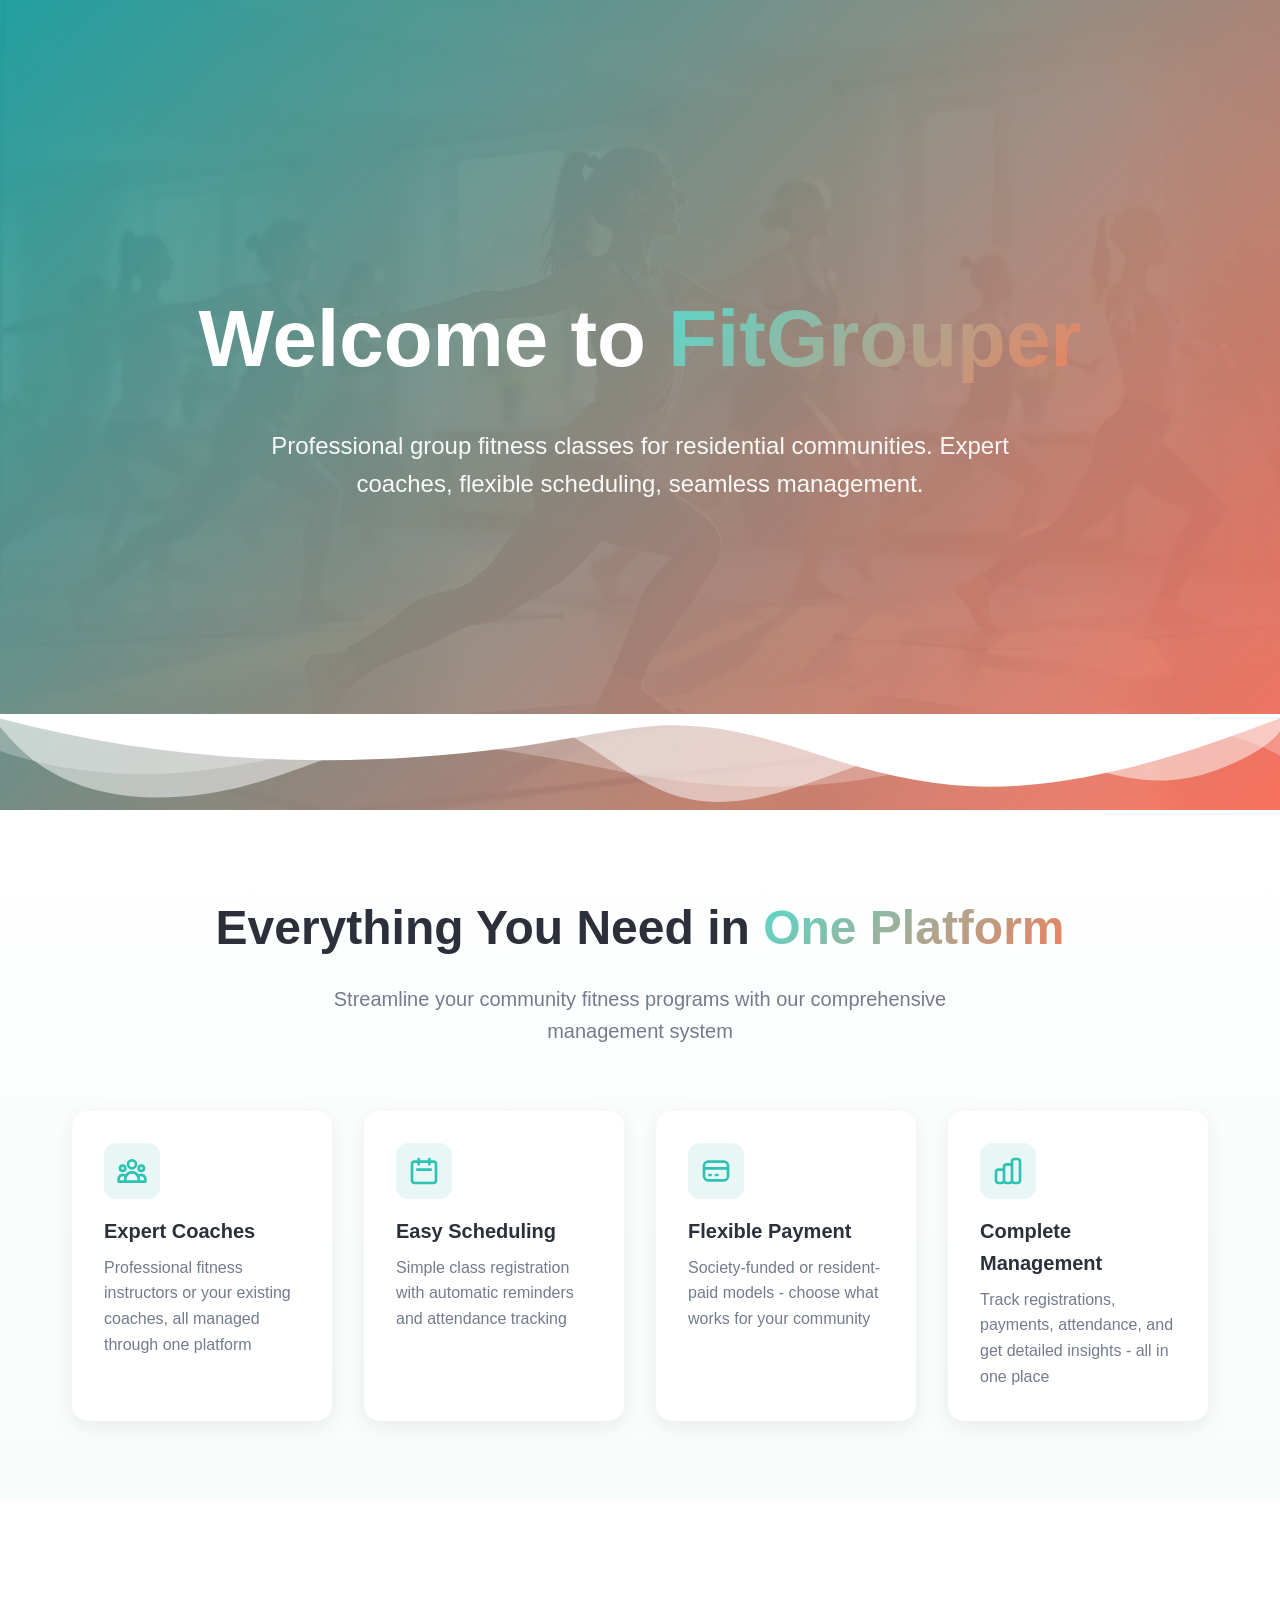
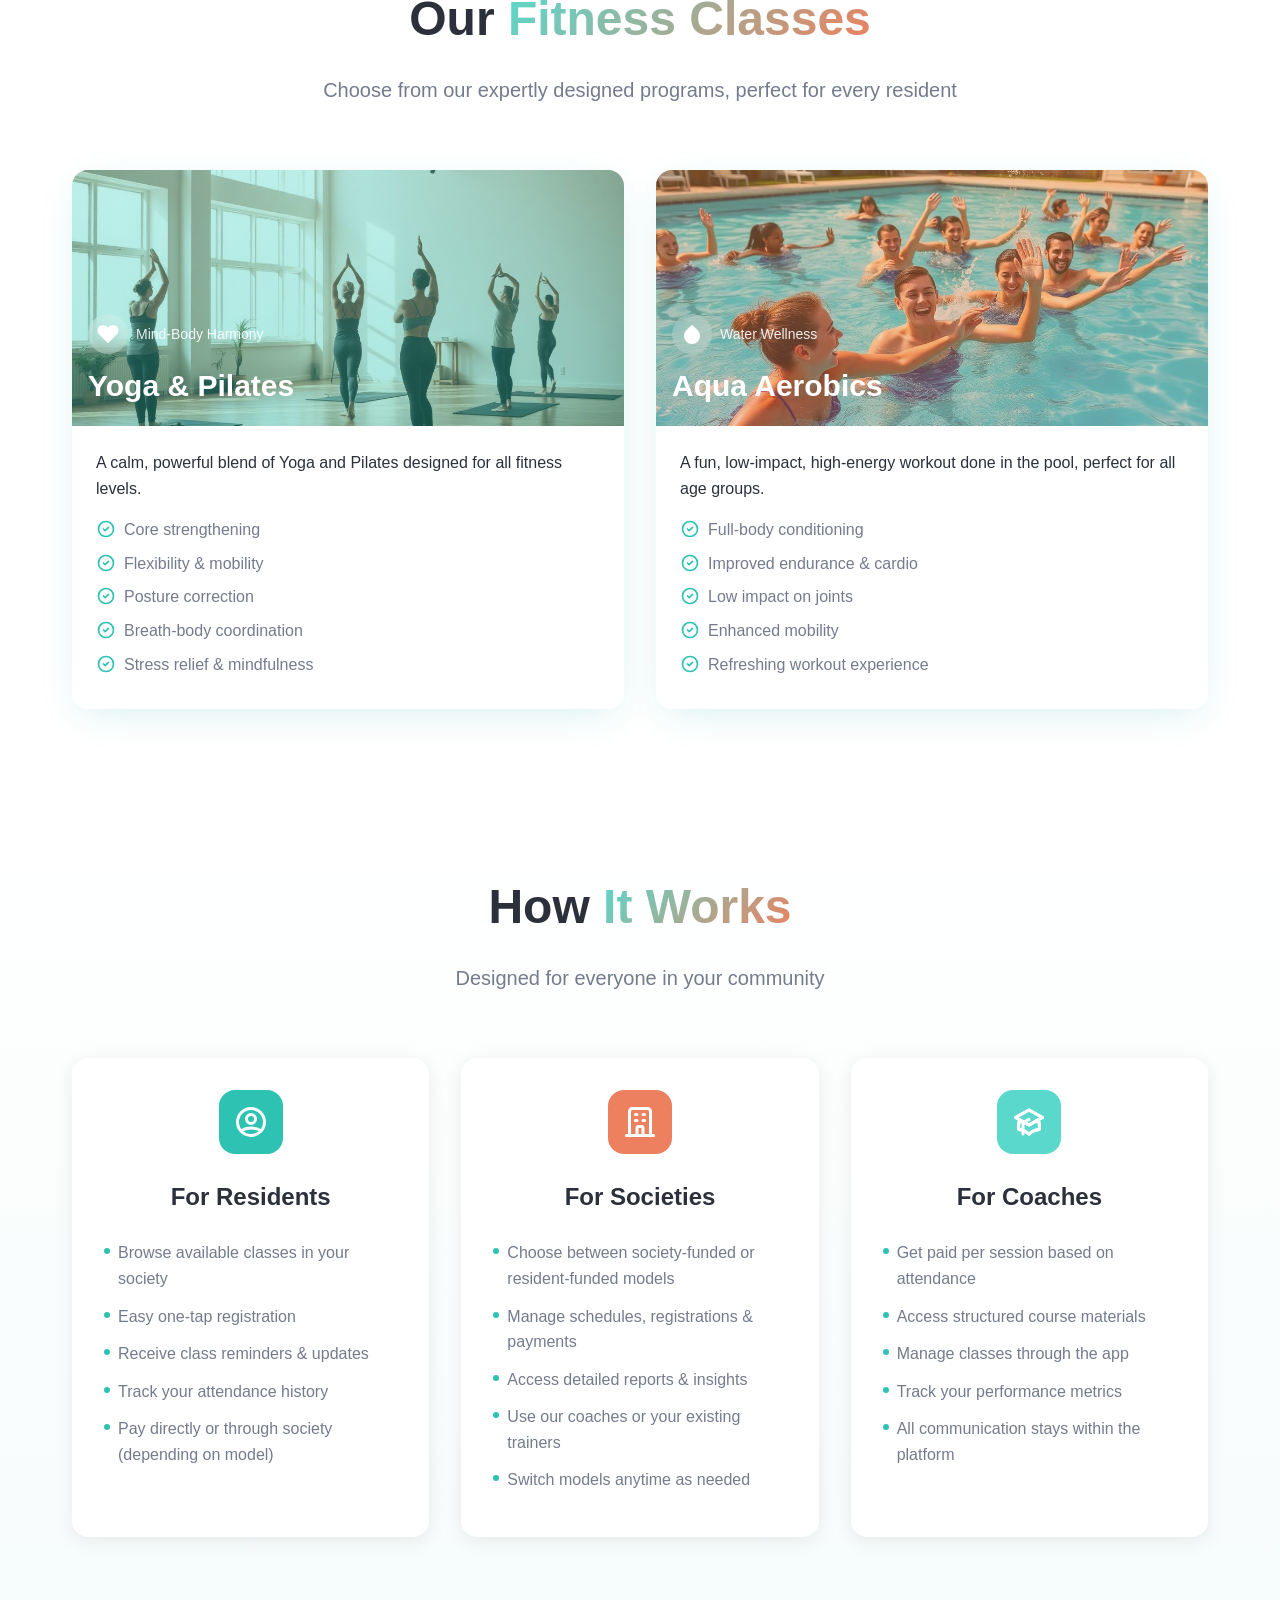
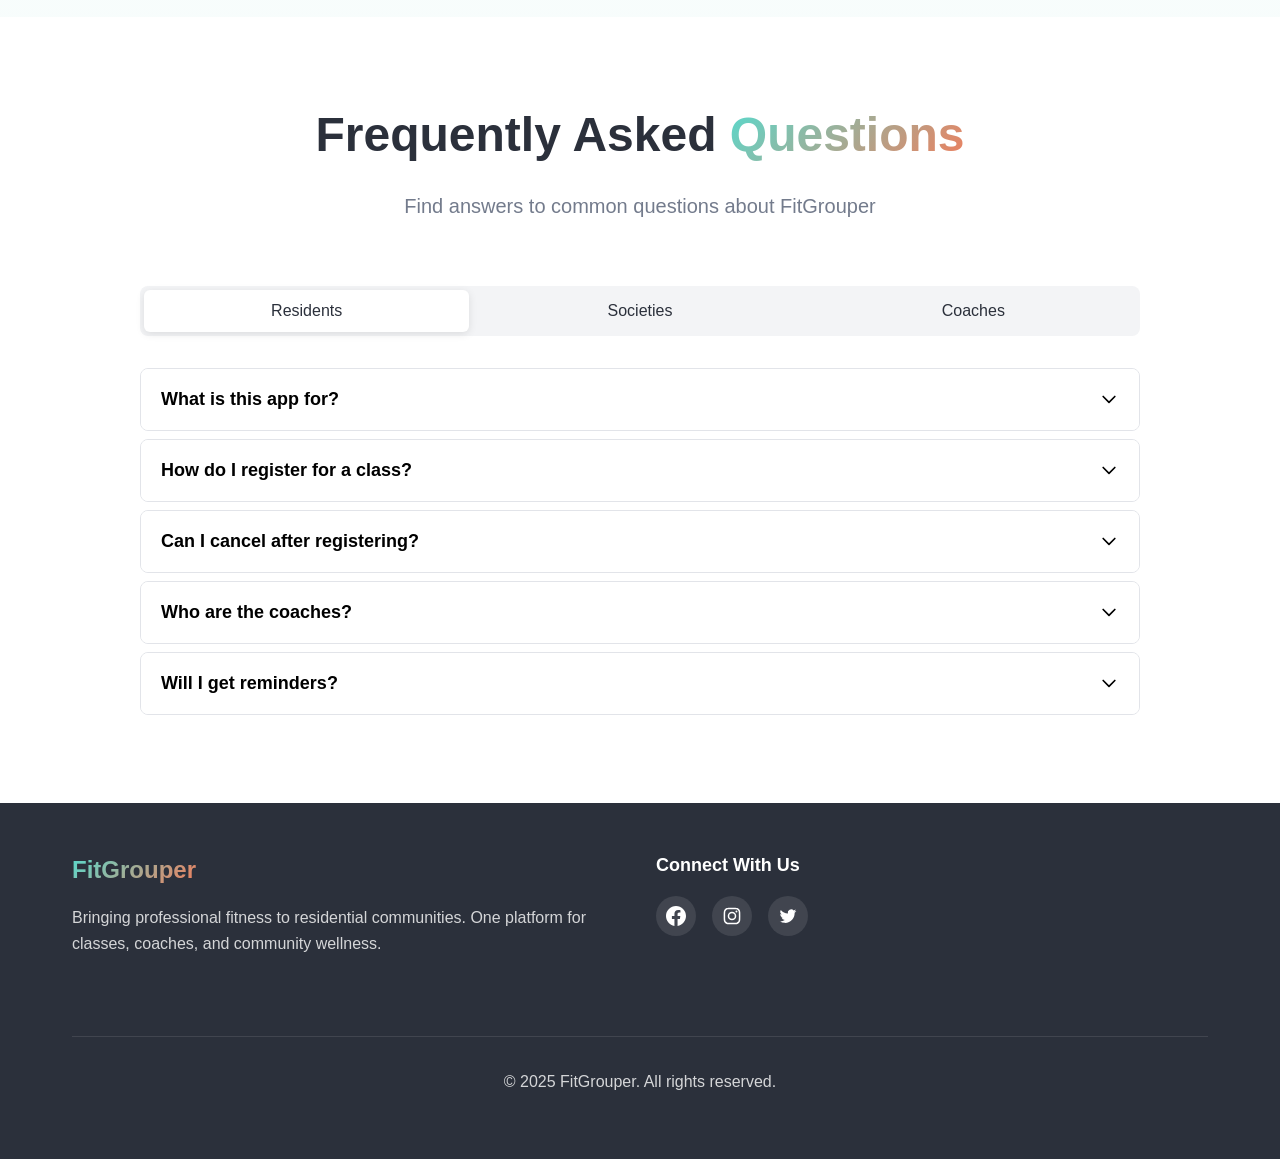
<file: index.html>
<!DOCTYPE html>
<html lang="en">
<head>
    <meta charset="UTF-8">
    <meta name="viewport" content="width=device-width, initial-scale=1.0">
    <title>FitGrouper - Professional Group Fitness for Residential Communities</title>
    <meta name="description" content="Expert-led Yoga, Pilates, and Aqua Aerobics classes for residential societies. Seamless scheduling, flexible payment models, and professional fitness management.">
    <meta name="author" content="FitGrouper">
    
    <style>
        /* CSS Reset & Base */
        * {
            margin: 0;
            padding: 0;
            box-sizing: border-box;
        }
        
        :root {
            --primary: hsl(174, 62%, 47%);
            --primary-glow: hsl(174, 62%, 60%);
            --secondary: hsl(14, 80%, 65%);
            --foreground: hsl(220, 15%, 20%);
            --background: hsl(0, 0%, 100%);
            --muted: hsl(220, 15%, 96%);
            --muted-foreground: hsl(220, 10%, 50%);
            --card: hsl(0, 0%, 100%);
            --border: hsl(220, 15%, 90%);
        }
        
        html {
            scroll-behavior: smooth;
        }
        
        body {
            font-family: -apple-system, BlinkMacSystemFont, 'Segoe UI', Roboto, 'Helvetica Neue', Arial, sans-serif;
            line-height: 1.6;
            color: var(--foreground);
            background-color: var(--background);
            -webkit-font-smoothing: antialiased;
        }
        
        .container {
            max-width: 1200px;
            margin: 0 auto;
            padding: 0 2rem;
        }
        
        /* Hero Section */
        .hero {
            position: relative;
            min-height: 90vh;
            display: flex;
            align-items: center;
            justify-content: center;
            overflow: hidden;
            color: white;
            text-align: center;
        }
        
        .hero-bg {
            position: absolute;
            top: 0;
            left: 0;
            width: 100%;
            height: 100%;
            object-fit: cover;
            z-index: 0;
        }
        
        .hero-overlay {
            position: absolute;
            top: 0;
            left: 0;
            width: 100%;
            height: 100%;
            background: linear-gradient(135deg, rgba(32, 164, 164, 0.95), rgba(255, 114, 94, 0.95));
            z-index: 1;
        }
        
        .hero-content {
            position: relative;
            z-index: 2;
            padding: 5rem 2rem;
        }
        
        .hero h1 {
            font-size: clamp(2.5rem, 8vw, 5rem);
            font-weight: 700;
            margin-bottom: 1.5rem;
        }
        
        .text-gradient {
            background: linear-gradient(135deg, hsl(174, 62%, 60%), hsl(14, 80%, 65%));
            -webkit-background-clip: text;
            -webkit-text-fill-color: transparent;
            background-clip: text;
        }
        
        .hero p {
            font-size: clamp(1.1rem, 3vw, 1.5rem);
            margin-bottom: 2rem;
            max-width: 800px;
            margin-left: auto;
            margin-right: auto;
            opacity: 0.95;
        }
        
        .hero-wave {
            position: absolute;
            bottom: 0;
            left: 0;
            width: 100%;
            height: 6rem;
            z-index: 2;
        }
        
        /* Section Styles */
        section {
            padding: 5rem 0;
        }
        
        .bg-gradient-subtle {
            background: linear-gradient(180deg, hsl(0, 0%, 100%), hsl(174, 50%, 98%));
        }
        
        .section-header {
            text-align: center;
            margin-bottom: 4rem;
        }
        
        .section-header h2 {
            font-size: clamp(2rem, 5vw, 3rem);
            font-weight: 700;
            margin-bottom: 1rem;
        }
        
        .section-header p {
            font-size: 1.25rem;
            color: var(--muted-foreground);
            max-width: 700px;
            margin: 0 auto;
        }
        
        /* Grid Layouts */
        .grid {
            display: grid;
            gap: 2rem;
        }
        
        .grid-cols-1 { grid-template-columns: 1fr; }
        .grid-cols-2 { grid-template-columns: repeat(2, 1fr); }
        .grid-cols-3 { grid-template-columns: repeat(3, 1fr); }
        .grid-cols-4 { grid-template-columns: repeat(4, 1fr); }
        
        @media (max-width: 1024px) {
            .grid-cols-4 { grid-template-columns: repeat(2, 1fr); }
            .grid-cols-3 { grid-template-columns: 1fr; }
        }
        
        @media (max-width: 768px) {
            .grid-cols-2 { grid-template-columns: 1fr; }
        }
        
        /* Cards */
        .card {
            background: var(--card);
            border-radius: 1rem;
            padding: 2rem;
            box-shadow: 0 4px 20px rgba(0, 0, 0, 0.08);
            transition: all 0.3s cubic-bezier(0.4, 0, 0.2, 1);
        }
        
        .card:hover {
            box-shadow: 0 10px 40px -10px rgba(32, 164, 164, 0.2);
            transform: translateY(-2px);
        }
        
        .icon-box {
            width: 3.5rem;
            height: 3.5rem;
            background: rgba(32, 164, 164, 0.1);
            border-radius: 0.75rem;
            display: flex;
            align-items: center;
            justify-content: center;
            margin-bottom: 1rem;
            transition: all 0.3s;
        }
        
        .card:hover .icon-box {
            background: linear-gradient(135deg, hsl(174, 62%, 47%), hsl(174, 62%, 60%));
        }
        
        .icon {
            width: 2rem;
            height: 2rem;
            color: var(--primary);
        }
        
        .card:hover .icon {
            color: white;
        }
        
        .card h3 {
            font-size: 1.25rem;
            font-weight: 600;
            margin-bottom: 0.5rem;
        }
        
        .card p {
            color: var(--muted-foreground);
        }
        
        /* Class Cards */
        .class-card {
            background: var(--card);
            border-radius: 1rem;
            overflow: hidden;
            box-shadow: 0 10px 40px -10px rgba(32, 164, 164, 0.2);
            transition: all 0.3s;
        }
        
        .class-card:hover {
            box-shadow: 0 20px 60px -10px rgba(32, 164, 164, 0.3);
        }
        
        .class-image-wrapper {
            position: relative;
            height: 16rem;
            overflow: hidden;
        }
        
        .class-image {
            width: 100%;
            height: 100%;
            object-fit: cover;
            transition: transform 0.5s;
        }
        
        .class-card:hover .class-image {
            transform: scale(1.1);
        }
        
        .class-overlay {
            position: absolute;
            top: 0;
            left: 0;
            width: 100%;
            height: 100%;
            opacity: 0.4;
            transition: opacity 0.3s;
        }
        
        .class-card:hover .class-overlay {
            opacity: 0.3;
        }
        
        .yoga-gradient {
            background: linear-gradient(to top, hsl(174, 62%, 47%), hsl(174, 62%, 60%));
        }
        
        .aqua-gradient {
            background: linear-gradient(to top, hsl(14, 80%, 65%), hsl(27, 80%, 60%));
        }
        
        .class-header {
            position: absolute;
            bottom: 1rem;
            left: 1rem;
            right: 1rem;
            color: white;
        }
        
        .class-icon-badge {
            display: inline-flex;
            align-items: center;
            gap: 0.5rem;
            margin-bottom: 0.5rem;
        }
        
        .class-icon-circle {
            width: 2.5rem;
            height: 2.5rem;
            background: rgba(255, 255, 255, 0.2);
            backdrop-filter: blur(10px);
            border-radius: 50%;
            display: flex;
            align-items: center;
            justify-content: center;
        }
        
        .class-subtitle {
            color: rgba(255, 255, 255, 0.9);
            font-size: 0.875rem;
            font-weight: 500;
        }
        
        .class-title {
            font-size: 1.875rem;
            font-weight: 700;
        }
        
        .class-content {
            padding: 1.5rem;
        }
        
        .class-description {
            margin-bottom: 1rem;
        }
        
        .benefit-list {
            list-style: none;
        }
        
        .benefit-item {
            display: flex;
            align-items: flex-start;
            gap: 0.5rem;
            margin-bottom: 0.5rem;
            color: var(--muted-foreground);
        }
        
        .check-icon {
            width: 1.25rem;
            height: 1.25rem;
            color: var(--primary);
            flex-shrink: 0;
            margin-top: 0.125rem;
        }
        
        /* How It Works */
        .audience-card {
            background: var(--card);
            padding: 2rem;
            border-radius: 1rem;
            box-shadow: 0 4px 20px rgba(0, 0, 0, 0.08);
            transition: all 0.3s;
        }
        
        .audience-card:hover {
            box-shadow: 0 10px 40px -10px rgba(32, 164, 164, 0.2);
        }
        
        .audience-icon {
            width: 4rem;
            height: 4rem;
            border-radius: 1rem;
            display: flex;
            align-items: center;
            justify-content: center;
            margin: 0 auto 1.5rem;
        }
        
        .bg-primary { background-color: var(--primary); }
        .bg-secondary { background-color: var(--secondary); }
        .bg-primary-glow { background-color: var(--primary-glow); }
        
        .audience-icon svg {
            width: 2.25rem;
            height: 2.25rem;
            color: white;
        }
        
        .audience-card h3 {
            text-align: center;
            font-size: 1.5rem;
            font-weight: 700;
            margin-bottom: 1.5rem;
        }
        
        .feature-list {
            list-style: none;
        }
        
        .feature-item {
            display: flex;
            align-items: flex-start;
            gap: 0.5rem;
            margin-bottom: 0.75rem;
        }
        
        .bullet-dot {
            width: 0.375rem;
            height: 0.375rem;
            border-radius: 50%;
            background: var(--primary);
            margin-top: 0.5rem;
            flex-shrink: 0;
        }
        
        .feature-item span {
            color: var(--muted-foreground);
        }
        
        /* FAQ Section */
        .faq-tabs {
            max-width: 1000px;
            margin: 0 auto;
        }
        
        .tab-list {
            display: grid;
            grid-template-columns: repeat(3, 1fr);
            gap: 0.5rem;
            margin-bottom: 2rem;
            background: var(--muted);
            padding: 0.25rem;
            border-radius: 0.5rem;
        }
        
        @media (max-width: 640px) {
            .tab-list { grid-template-columns: 1fr; }
        }
        
        .tab-button {
            padding: 0.75rem 1rem;
            background: transparent;
            border: none;
            border-radius: 0.375rem;
            cursor: pointer;
            font-size: 1rem;
            font-weight: 500;
            color: var(--foreground);
            transition: all 0.2s;
        }
        
        .tab-button:hover {
            background: rgba(32, 164, 164, 0.1);
        }
        
        .tab-button.active {
            background: white;
            box-shadow: 0 2px 8px rgba(0, 0, 0, 0.1);
        }
        
        .tab-content {
            display: none;
        }
        
        .tab-content.active {
            display: block;
        }
        
        .accordion-item {
            border: 1px solid var(--border);
            border-radius: 0.5rem;
            margin-bottom: 0.5rem;
            overflow: hidden;
        }
        
        .accordion-trigger {
            width: 100%;
            padding: 1.25rem;
            background: white;
            border: none;
            text-align: left;
            font-size: 1.125rem;
            font-weight: 600;
            cursor: pointer;
            display: flex;
            justify-content: space-between;
            align-items: center;
            gap: 1rem;
            transition: background 0.2s;
        }
        
        .accordion-trigger:hover {
            background: var(--muted);
        }
        
        .accordion-icon {
            width: 1.25rem;
            height: 1.25rem;
            flex-shrink: 0;
            transition: transform 0.2s;
        }
        
        .accordion-item.open .accordion-icon {
            transform: rotate(180deg);
        }
        
        .accordion-content {
            max-height: 0;
            overflow: hidden;
            transition: max-height 0.3s ease-out;
        }
        
        .accordion-item.open .accordion-content {
            max-height: 500px;
        }
        
        .accordion-content-inner {
            padding: 1.25rem;
            color: var(--muted-foreground);
            font-size: 1rem;
        }
        
        /* Footer */
        footer {
            background: var(--foreground);
            color: var(--background);
            padding: 3rem 0 2rem;
        }
        
        footer h3 {
            font-size: 1.5rem;
            font-weight: 700;
            margin-bottom: 1rem;
        }
        
        footer p {
            color: rgba(255, 255, 255, 0.8);
            margin-bottom: 2rem;
        }
        
        .footer-heading {
            font-size: 1.125rem;
            font-weight: 600;
            margin-bottom: 1rem;
        }
        
        .social-links {
            display: flex;
            gap: 1rem;
            list-style: none;
        }
        
        .social-link {
            width: 2.5rem;
            height: 2.5rem;
            background: rgba(255, 255, 255, 0.1);
            border-radius: 50%;
            display: flex;
            align-items: center;
            justify-content: center;
            transition: all 0.3s;
        }
        
        .social-link:hover {
            background: var(--primary);
            transform: translateY(-2px);
        }
        
        .social-link svg {
            width: 1.25rem;
            height: 1.25rem;
            color: white;
        }
        
        .footer-bottom {
            margin-top: 3rem;
            padding-top: 2rem;
            border-top: 1px solid rgba(255, 255, 255, 0.1);
            text-align: center;
            color: rgba(255, 255, 255, 0.6);
        }
    </style>
</head>
<body>
    <!-- Hero Section -->
    <section class="hero">
        <img src="src/assets/hero-fitness.jpg" alt="Group fitness class" class="hero-bg">
        <div class="hero-overlay"></div>
        <div class="hero-content container">
            <h1>Welcome to <span class="text-gradient">FitGrouper</span></h1>
            <p>Professional group fitness classes for residential communities. Expert coaches, flexible scheduling, seamless management.</p>
        </div>
        <svg class="hero-wave" viewBox="0 0 1200 120" preserveAspectRatio="none">
            <path d="M0,0V46.29c47.79,22.2,103.59,32.17,158,28,70.36-5.37,136.33-33.31,206.8-37.5C438.64,32.43,512.34,53.67,583,72.05c69.27,18,138.3,24.88,209.4,13.08,36.15-6,69.85-17.84,104.45-29.34C989.49,25,1113-14.29,1200,52.47V0Z" opacity=".25" fill="white"></path>
            <path d="M0,0V15.81C13,36.92,27.64,56.86,47.69,72.05,99.41,111.27,165,111,224.58,91.58c31.15-10.15,60.09-26.07,89.67-39.8,40.92-19,84.73-46,130.83-49.67,36.26-2.85,70.9,9.42,98.6,31.56,31.77,25.39,62.32,62,103.63,73,40.44,10.79,81.35-6.69,119.13-24.28s75.16-39,116.92-43.05c59.73-5.85,113.28,22.88,168.9,38.84,30.2,8.66,59,6.17,87.09-7.5,22.43-10.89,48-26.93,60.65-49.24V0Z" opacity=".5" fill="white"></path>
            <path d="M0,0V5.63C149.93,59,314.09,71.32,475.83,42.57c43-7.64,84.23-20.12,127.61-26.46,59-8.63,112.48,12.24,165.56,35.4C827.93,77.22,886,95.24,951.2,90c86.53-7,172.46-45.71,248.8-84.81V0Z" fill="white"></path>
        </svg>
    </section>

    <!-- Features Section -->
    <section class="bg-gradient-subtle">
        <div class="container">
            <div class="section-header">
                <h2>Everything You Need in <span class="text-gradient">One Platform</span></h2>
                <p>Streamline your community fitness programs with our comprehensive management system</p>
            </div>
            
            <div class="grid grid-cols-4">
                <div class="card">
                    <div class="icon-box">
                        <svg class="icon" fill="none" stroke="currentColor" viewBox="0 0 24 24">
                            <path stroke-linecap="round" stroke-linejoin="round" stroke-width="2" d="M17 20h5v-2a3 3 0 00-5.356-1.857M17 20H7m10 0v-2c0-.656-.126-1.283-.356-1.857M7 20H2v-2a3 3 0 015.356-1.857M7 20v-2c0-.656.126-1.283.356-1.857m0 0a5.002 5.002 0 019.288 0M15 7a3 3 0 11-6 0 3 3 0 016 0zm6 3a2 2 0 11-4 0 2 2 0 014 0zM7 10a2 2 0 11-4 0 2 2 0 014 0z"></path>
                        </svg>
                    </div>
                    <h3>Expert Coaches</h3>
                    <p>Professional fitness instructors or your existing coaches, all managed through one platform</p>
                </div>
                
                <div class="card">
                    <div class="icon-box">
                        <svg class="icon" fill="none" stroke="currentColor" viewBox="0 0 24 24">
                            <path stroke-linecap="round" stroke-linejoin="round" stroke-width="2" d="M8 7V3m8 4V3m-9 8h10M5 21h14a2 2 0 002-2V7a2 2 0 00-2-2H5a2 2 0 00-2 2v12a2 2 0 002 2z"></path>
                        </svg>
                    </div>
                    <h3>Easy Scheduling</h3>
                    <p>Simple class registration with automatic reminders and attendance tracking</p>
                </div>
                
                <div class="card">
                    <div class="icon-box">
                        <svg class="icon" fill="none" stroke="currentColor" viewBox="0 0 24 24">
                            <path stroke-linecap="round" stroke-linejoin="round" stroke-width="2" d="M3 10h18M7 15h1m4 0h1m-7 4h12a3 3 0 003-3V8a3 3 0 00-3-3H6a3 3 0 00-3 3v8a3 3 0 003 3z"></path>
                        </svg>
                    </div>
                    <h3>Flexible Payment</h3>
                    <p>Society-funded or resident-paid models - choose what works for your community</p>
                </div>
                
                <div class="card">
                    <div class="icon-box">
                        <svg class="icon" fill="none" stroke="currentColor" viewBox="0 0 24 24">
                            <path stroke-linecap="round" stroke-linejoin="round" stroke-width="2" d="M9 19v-6a2 2 0 00-2-2H5a2 2 0 00-2 2v6a2 2 0 002 2h2a2 2 0 002-2zm0 0V9a2 2 0 012-2h2a2 2 0 012 2v10m-6 0a2 2 0 002 2h2a2 2 0 002-2m0 0V5a2 2 0 012-2h2a2 2 0 012 2v14a2 2 0 01-2 2h-2a2 2 0 01-2-2z"></path>
                        </svg>
                    </div>
                    <h3>Complete Management</h3>
                    <p>Track registrations, payments, attendance, and get detailed insights - all in one place</p>
                </div>
            </div>
        </div>
    </section>

    <!-- Classes Section -->
    <section>
        <div class="container">
            <div class="section-header">
                <h2>Our <span class="text-gradient">Fitness Classes</span></h2>
                <p>Choose from our expertly designed programs, perfect for every resident</p>
            </div>
            
            <div class="grid grid-cols-2" style="max-width: 1200px; margin: 0 auto;">
                <!-- Yoga & Pilates -->
                <div class="class-card">
                    <div class="class-image-wrapper">
                        <img src="src/assets/yoga-pilates.jpg" alt="Yoga & Pilates" class="class-image">
                        <div class="class-overlay yoga-gradient"></div>
                        <div class="class-header">
                            <div class="class-icon-badge">
                                <div class="class-icon-circle">
                                    <svg width="24" height="24" fill="white" viewBox="0 0 24 24">
                                        <path d="M20.84 4.61a5.5 5.5 0 00-7.78 0L12 5.67l-1.06-1.06a5.5 5.5 0 00-7.78 7.78l1.06 1.06L12 21.23l7.78-7.78 1.06-1.06a5.5 5.5 0 000-7.78z"></path>
                                    </svg>
                                </div>
                                <span class="class-subtitle">Mind-Body Harmony</span>
                            </div>
                            <h3 class="class-title">Yoga & Pilates</h3>
                        </div>
                    </div>
                    <div class="class-content">
                        <p class="class-description">A calm, powerful blend of Yoga and Pilates designed for all fitness levels.</p>
                        <ul class="benefit-list">
                            <li class="benefit-item">
                                <svg class="check-icon" fill="none" stroke="currentColor" viewBox="0 0 24 24">
                                    <path stroke-linecap="round" stroke-linejoin="round" stroke-width="2" d="M9 12l2 2 4-4m6 2a9 9 0 11-18 0 9 9 0 0118 0z"></path>
                                </svg>
                                <span>Core strengthening</span>
                            </li>
                            <li class="benefit-item">
                                <svg class="check-icon" fill="none" stroke="currentColor" viewBox="0 0 24 24">
                                    <path stroke-linecap="round" stroke-linejoin="round" stroke-width="2" d="M9 12l2 2 4-4m6 2a9 9 0 11-18 0 9 9 0 0118 0z"></path>
                                </svg>
                                <span>Flexibility & mobility</span>
                            </li>
                            <li class="benefit-item">
                                <svg class="check-icon" fill="none" stroke="currentColor" viewBox="0 0 24 24">
                                    <path stroke-linecap="round" stroke-linejoin="round" stroke-width="2" d="M9 12l2 2 4-4m6 2a9 9 0 11-18 0 9 9 0 0118 0z"></path>
                                </svg>
                                <span>Posture correction</span>
                            </li>
                            <li class="benefit-item">
                                <svg class="check-icon" fill="none" stroke="currentColor" viewBox="0 0 24 24">
                                    <path stroke-linecap="round" stroke-linejoin="round" stroke-width="2" d="M9 12l2 2 4-4m6 2a9 9 0 11-18 0 9 9 0 0118 0z"></path>
                                </svg>
                                <span>Breath-body coordination</span>
                            </li>
                            <li class="benefit-item">
                                <svg class="check-icon" fill="none" stroke="currentColor" viewBox="0 0 24 24">
                                    <path stroke-linecap="round" stroke-linejoin="round" stroke-width="2" d="M9 12l2 2 4-4m6 2a9 9 0 11-18 0 9 9 0 0118 0z"></path>
                                </svg>
                                <span>Stress relief & mindfulness</span>
                            </li>
                        </ul>
                    </div>
                </div>

                <!-- Aqua Aerobics -->
                <div class="class-card">
                    <div class="class-image-wrapper">
                        <img src="src/assets/aqua-aerobics.jpg" alt="Aqua Aerobics" class="class-image">
                        <div class="class-overlay aqua-gradient"></div>
                        <div class="class-header">
                            <div class="class-icon-badge">
                                <div class="class-icon-circle">
                                    <svg width="24" height="24" fill="white" viewBox="0 0 24 24">
                                        <path d="M12 2.69l5.66 5.66a8 8 0 11-11.31 0z"></path>
                                    </svg>
                                </div>
                                <span class="class-subtitle">Water Wellness</span>
                            </div>
                            <h3 class="class-title">Aqua Aerobics</h3>
                        </div>
                    </div>
                    <div class="class-content">
                        <p class="class-description">A fun, low-impact, high-energy workout done in the pool, perfect for all age groups.</p>
                        <ul class="benefit-list">
                            <li class="benefit-item">
                                <svg class="check-icon" fill="none" stroke="currentColor" viewBox="0 0 24 24">
                                    <path stroke-linecap="round" stroke-linejoin="round" stroke-width="2" d="M9 12l2 2 4-4m6 2a9 9 0 11-18 0 9 9 0 0118 0z"></path>
                                </svg>
                                <span>Full-body conditioning</span>
                            </li>
                            <li class="benefit-item">
                                <svg class="check-icon" fill="none" stroke="currentColor" viewBox="0 0 24 24">
                                    <path stroke-linecap="round" stroke-linejoin="round" stroke-width="2" d="M9 12l2 2 4-4m6 2a9 9 0 11-18 0 9 9 0 0118 0z"></path>
                                </svg>
                                <span>Improved endurance & cardio</span>
                            </li>
                            <li class="benefit-item">
                                <svg class="check-icon" fill="none" stroke="currentColor" viewBox="0 0 24 24">
                                    <path stroke-linecap="round" stroke-linejoin="round" stroke-width="2" d="M9 12l2 2 4-4m6 2a9 9 0 11-18 0 9 9 0 0118 0z"></path>
                                </svg>
                                <span>Low impact on joints</span>
                            </li>
                            <li class="benefit-item">
                                <svg class="check-icon" fill="none" stroke="currentColor" viewBox="0 0 24 24">
                                    <path stroke-linecap="round" stroke-linejoin="round" stroke-width="2" d="M9 12l2 2 4-4m6 2a9 9 0 11-18 0 9 9 0 0118 0z"></path>
                                </svg>
                                <span>Enhanced mobility</span>
                            </li>
                            <li class="benefit-item">
                                <svg class="check-icon" fill="none" stroke="currentColor" viewBox="0 0 24 24">
                                    <path stroke-linecap="round" stroke-linejoin="round" stroke-width="2" d="M9 12l2 2 4-4m6 2a9 9 0 11-18 0 9 9 0 0118 0z"></path>
                                </svg>
                                <span>Refreshing workout experience</span>
                            </li>
                        </ul>
                    </div>
                </div>
            </div>
        </div>
    </section>

    <!-- How It Works Section -->
    <section class="bg-gradient-subtle">
        <div class="container">
            <div class="section-header">
                <h2>How <span class="text-gradient">It Works</span></h2>
                <p>Designed for everyone in your community</p>
            </div>
            
            <div class="grid grid-cols-3" style="max-width: 1200px; margin: 0 auto;">
                <div class="audience-card">
                    <div class="audience-icon bg-primary">
                        <svg fill="none" stroke="currentColor" viewBox="0 0 24 24">
                            <path stroke-linecap="round" stroke-linejoin="round" stroke-width="2" d="M5.121 17.804A13.937 13.937 0 0112 16c2.5 0 4.847.655 6.879 1.804M15 10a3 3 0 11-6 0 3 3 0 016 0zm6 2a9 9 0 11-18 0 9 9 0 0118 0z"></path>
                        </svg>
                    </div>
                    <h3>For Residents</h3>
                    <ul class="feature-list">
                        <li class="feature-item">
                            <div class="bullet-dot"></div>
                            <span>Browse available classes in your society</span>
                        </li>
                        <li class="feature-item">
                            <div class="bullet-dot"></div>
                            <span>Easy one-tap registration</span>
                        </li>
                        <li class="feature-item">
                            <div class="bullet-dot"></div>
                            <span>Receive class reminders & updates</span>
                        </li>
                        <li class="feature-item">
                            <div class="bullet-dot"></div>
                            <span>Track your attendance history</span>
                        </li>
                        <li class="feature-item">
                            <div class="bullet-dot"></div>
                            <span>Pay directly or through society (depending on model)</span>
                        </li>
                    </ul>
                </div>

                <div class="audience-card">
                    <div class="audience-icon bg-secondary">
                        <svg fill="none" stroke="currentColor" viewBox="0 0 24 24">
                            <path stroke-linecap="round" stroke-linejoin="round" stroke-width="2" d="M19 21V5a2 2 0 00-2-2H7a2 2 0 00-2 2v16m14 0h2m-2 0h-5m-9 0H3m2 0h5M9 7h1m-1 4h1m4-4h1m-1 4h1m-5 10v-5a1 1 0 011-1h2a1 1 0 011 1v5m-4 0h4"></path>
                        </svg>
                    </div>
                    <h3>For Societies</h3>
                    <ul class="feature-list">
                        <li class="feature-item">
                            <div class="bullet-dot"></div>
                            <span>Choose between society-funded or resident-funded models</span>
                        </li>
                        <li class="feature-item">
                            <div class="bullet-dot"></div>
                            <span>Manage schedules, registrations & payments</span>
                        </li>
                        <li class="feature-item">
                            <div class="bullet-dot"></div>
                            <span>Access detailed reports & insights</span>
                        </li>
                        <li class="feature-item">
                            <div class="bullet-dot"></div>
                            <span>Use our coaches or your existing trainers</span>
                        </li>
                        <li class="feature-item">
                            <div class="bullet-dot"></div>
                            <span>Switch models anytime as needed</span>
                        </li>
                    </ul>
                </div>

                <div class="audience-card">
                    <div class="audience-icon bg-primary-glow">
                        <svg fill="none" stroke="currentColor" viewBox="0 0 24 24">
                            <path stroke-linecap="round" stroke-linejoin="round" stroke-width="2" d="M12 14l9-5-9-5-9 5 9 5z"></path>
                            <path stroke-linecap="round" stroke-linejoin="round" stroke-width="2" d="M12 14l6.16-3.422a12.083 12.083 0 01.665 6.479A11.952 11.952 0 0012 20.055a11.952 11.952 0 00-6.824-2.998 12.078 12.078 0 01.665-6.479L12 14z"></path>
                            <path stroke-linecap="round" stroke-linejoin="round" stroke-width="2" d="M12 14l9-5-9-5-9 5 9 5zm0 0l6.16-3.422a12.083 12.083 0 01.665 6.479A11.952 11.952 0 0012 20.055a11.952 11.952 0 00-6.824-2.998 12.078 12.078 0 01.665-6.479L12 14zm-4 6v-7.5l4-2.222"></path>
                        </svg>
                    </div>
                    <h3>For Coaches</h3>
                    <ul class="feature-list">
                        <li class="feature-item">
                            <div class="bullet-dot"></div>
                            <span>Get paid per session based on attendance</span>
                        </li>
                        <li class="feature-item">
                            <div class="bullet-dot"></div>
                            <span>Access structured course materials</span>
                        </li>
                        <li class="feature-item">
                            <div class="bullet-dot"></div>
                            <span>Manage classes through the app</span>
                        </li>
                        <li class="feature-item">
                            <div class="bullet-dot"></div>
                            <span>Track your performance metrics</span>
                        </li>
                        <li class="feature-item">
                            <div class="bullet-dot"></div>
                            <span>All communication stays within the platform</span>
                        </li>
                    </ul>
                </div>
            </div>
        </div>
    </section>

    <!-- FAQ Section -->
    <section>
        <div class="container">
            <div class="section-header">
                <h2>Frequently Asked <span class="text-gradient">Questions</span></h2>
                <p>Find answers to common questions about FitGrouper</p>
            </div>
            
            <div class="faq-tabs">
                <div class="tab-list">
                    <button class="tab-button active" data-tab="residents">Residents</button>
                    <button class="tab-button" data-tab="societies">Societies</button>
                    <button class="tab-button" data-tab="coaches">Coaches</button>
                </div>
                
                <!-- Residents Tab -->
                <div class="tab-content active" id="residents">
                    <div class="accordion-item">
                        <button class="accordion-trigger">
                            <span>What is this app for?</span>
                            <svg class="accordion-icon" fill="none" stroke="currentColor" viewBox="0 0 24 24">
                                <path stroke-linecap="round" stroke-linejoin="round" stroke-width="2" d="M19 9l-7 7-7-7"></path>
                            </svg>
                        </button>
                        <div class="accordion-content">
                            <div class="accordion-content-inner">
                                It's a central platform where you can browse fitness classes available in your society, register for a session, and make payments if required.
                            </div>
                        </div>
                    </div>
                    
                    <div class="accordion-item">
                        <button class="accordion-trigger">
                            <span>How do I register for a class?</span>
                            <svg class="accordion-icon" fill="none" stroke="currentColor" viewBox="0 0 24 24">
                                <path stroke-linecap="round" stroke-linejoin="round" stroke-width="2" d="M19 9l-7 7-7-7"></path>
                            </svg>
                        </button>
                        <div class="accordion-content">
                            <div class="accordion-content-inner">
                                Just open the app → select a class → tap Register. Your spot is instantly reserved.
                            </div>
                        </div>
                    </div>
                    
                    <div class="accordion-item">
                        <button class="accordion-trigger">
                            <span>Can I cancel after registering?</span>
                            <svg class="accordion-icon" fill="none" stroke="currentColor" viewBox="0 0 24 24">
                                <path stroke-linecap="round" stroke-linejoin="round" stroke-width="2" d="M19 9l-7 7-7-7"></path>
                            </svg>
                        </button>
                        <div class="accordion-content">
                            <div class="accordion-content-inner">
                                No. Once a class is confirmed, cancellations aren't allowed as coaches and class resources are scheduled in advance.
                            </div>
                        </div>
                    </div>
                    
                    <div class="accordion-item">
                        <button class="accordion-trigger">
                            <span>Who are the coaches?</span>
                            <svg class="accordion-icon" fill="none" stroke="currentColor" viewBox="0 0 24 24">
                                <path stroke-linecap="round" stroke-linejoin="round" stroke-width="2" d="M19 9l-7 7-7-7"></path>
                            </svg>
                        </button>
                        <div class="accordion-content">
                            <div class="accordion-content-inner">
                                Your building may use coaches provided by us, or existing coaches already associated with your society. Either way, all coaches on the app are approved by your society.
                            </div>
                        </div>
                    </div>
                    
                    <div class="accordion-item">
                        <button class="accordion-trigger">
                            <span>Will I get reminders?</span>
                            <svg class="accordion-icon" fill="none" stroke="currentColor" viewBox="0 0 24 24">
                                <path stroke-linecap="round" stroke-linejoin="round" stroke-width="2" d="M19 9l-7 7-7-7"></path>
                            </svg>
                        </button>
                        <div class="accordion-content">
                            <div class="accordion-content-inner">
                                Yes. Class timings and reminders are shared in advance through the app.
                            </div>
                        </div>
                    </div>
                </div>
                
                <!-- Societies Tab -->
                <div class="tab-content" id="societies">
                    <div class="accordion-item">
                        <button class="accordion-trigger">
                            <span>What are the two operating models?</span>
                            <svg class="accordion-icon" fill="none" stroke="currentColor" viewBox="0 0 24 24">
                                <path stroke-linecap="round" stroke-linejoin="round" stroke-width="2" d="M19 9l-7 7-7-7"></path>
                            </svg>
                        </button>
                        <div class="accordion-content">
                            <div class="accordion-content-inner">
                                Model A (Society-Funded): The society pays per registered resident, and residents attend at zero or subsidized cost. Model B (Resident-Funded): Residents pay directly for each class, with no cost to the society.
                            </div>
                        </div>
                    </div>
                    
                    <div class="accordion-item">
                        <button class="accordion-trigger">
                            <span>Who manages the coaches?</span>
                            <svg class="accordion-icon" fill="none" stroke="currentColor" viewBox="0 0 24 24">
                                <path stroke-linecap="round" stroke-linejoin="round" stroke-width="2" d="M19 9l-7 7-7-7"></path>
                            </svg>
                        </button>
                        <div class="accordion-content">
                            <div class="accordion-content-inner">
                                You can use coaches supplied by our platform, or your own in-house/existing coaches. Both are easily managed through the app.
                            </div>
                        </div>
                    </div>
                    
                    <div class="accordion-item">
                        <button class="accordion-trigger">
                            <span>What does the app manage for us?</span>
                            <svg class="accordion-icon" fill="none" stroke="currentColor" viewBox="0 0 24 24">
                                <path stroke-linecap="round" stroke-linejoin="round" stroke-width="2" d="M19 9l-7 7-7-7"></path>
                            </svg>
                        </button>
                        <div class="accordion-content">
                            <div class="accordion-content-inner">
                                The app handles class scheduling, registration, attendance tracking, coach payments, resident payments, and provides detailed reports & insights.
                            </div>
                        </div>
                    </div>
                    
                    <div class="accordion-item">
                        <button class="accordion-trigger">
                            <span>Can we switch operating models later?</span>
                            <svg class="accordion-icon" fill="none" stroke="currentColor" viewBox="0 0 24 24">
                                <path stroke-linecap="round" stroke-linejoin="round" stroke-width="2" d="M19 9l-7 7-7-7"></path>
                            </svg>
                        </button>
                        <div class="accordion-content">
                            <div class="accordion-content-inner">
                                Yes, societies can move between Model A and Model B anytime.
                            </div>
                        </div>
                    </div>
                </div>
                
                <!-- Coaches Tab -->
                <div class="tab-content" id="coaches">
                    <div class="accordion-item">
                        <button class="accordion-trigger">
                            <span>How will I get paid?</span>
                            <svg class="accordion-icon" fill="none" stroke="currentColor" viewBox="0 0 24 24">
                                <path stroke-linecap="round" stroke-linejoin="round" stroke-width="2" d="M19 9l-7 7-7-7"></path>
                            </svg>
                        </button>
                        <div class="accordion-content">
                            <div class="accordion-content-inner">
                                Coaches are paid per session based on session completion, attendance, and performance metrics. In some cases, coaches may receive a share of registration revenue, depending on the model chosen by the building.
                            </div>
                        </div>
                    </div>
                    
                    <div class="accordion-item">
                        <button class="accordion-trigger">
                            <span>Is there a fixed session payment?</span>
                            <svg class="accordion-icon" fill="none" stroke="currentColor" viewBox="0 0 24 24">
                                <path stroke-linecap="round" stroke-linejoin="round" stroke-width="2" d="M19 9l-7 7-7-7"></path>
                            </svg>
                        </button>
                        <div class="accordion-content">
                            <div class="accordion-content-inner">
                                Yes. For initial sessions, we offer a pre-agreed payment between the coach and the society/platform.
                            </div>
                        </div>
                    </div>
                    
                    <div class="accordion-item">
                        <button class="accordion-trigger">
                            <span>Do I need to create my own course for aqua aerobics?</span>
                            <svg class="accordion-icon" fill="none" stroke="currentColor" viewBox="0 0 24 24">
                                <path stroke-linecap="round" stroke-linejoin="round" stroke-width="2" d="M19 9l-7 7-7-7"></path>
                            </svg>
                        </button>
                        <div class="accordion-content">
                            <div class="accordion-content-inner">
                                We provide structured course instructional videos that serve as the base curriculum. Coaches are free to include small modifications or personal touches, as long as the core structure remains intact.
                            </div>
                        </div>
                    </div>
                    
                    <div class="accordion-item">
                        <button class="accordion-trigger">
                            <span>Can I contact residents directly?</span>
                            <svg class="accordion-icon" fill="none" stroke="currentColor" viewBox="0 0 24 24">
                                <path stroke-linecap="round" stroke-linejoin="round" stroke-width="2" d="M19 9l-7 7-7-7"></path>
                            </svg>
                        </button>
                        <div class="accordion-content">
                            <div class="accordion-content-inner">
                                For any communication related to the sessions or courses, all interactions must remain inside the app. Coaches cannot contact residents outside the platform for the same program.
                            </div>
                        </div>
                    </div>
                    
                    <div class="accordion-item">
                        <button class="accordion-trigger">
                            <span>How are class timings set?</span>
                            <svg class="accordion-icon" fill="none" stroke="currentColor" viewBox="0 0 24 24">
                                <path stroke-linecap="round" stroke-linejoin="round" stroke-width="2" d="M19 9l-7 7-7-7"></path>
                            </svg>
                        </button>
                        <div class="accordion-content">
                            <div class="accordion-content-inner">
                                Class timings are shared with the coach in advance. Once confirmed by both sides, time slots cannot be cancelled.
                            </div>
                        </div>
                    </div>
                </div>
            </div>
        </div>
    </section>

    <!-- Footer -->
    <footer>
        <div class="container">
            <div class="grid grid-cols-2">
                <div>
                    <h3><span class="text-gradient">FitGrouper</span></h3>
                    <p>Bringing professional fitness to residential communities. One platform for classes, coaches, and community wellness.</p>
                </div>
                
                <div>
                    <h4 class="footer-heading">Connect With Us</h4>
                    <ul class="social-links">
                        <li>
                            <a href="#" class="social-link" aria-label="Facebook">
                                <svg fill="currentColor" viewBox="0 0 24 24">
                                    <path d="M24 12.073c0-6.627-5.373-12-12-12s-12 5.373-12 12c0 5.99 4.388 10.954 10.125 11.854v-8.385H7.078v-3.47h3.047V9.43c0-3.007 1.792-4.669 4.533-4.669 1.312 0 2.686.235 2.686.235v2.953H15.83c-1.491 0-1.956.925-1.956 1.874v2.25h3.328l-.532 3.47h-2.796v8.385C19.612 23.027 24 18.062 24 12.073z"></path>
                                </svg>
                            </a>
                        </li>
                        <li>
                            <a href="#" class="social-link" aria-label="Instagram">
                                <svg fill="currentColor" viewBox="0 0 24 24">
                                    <path d="M12.315 2c2.43 0 2.784.013 3.808.06 1.064.049 1.791.218 2.427.465a4.902 4.902 0 011.772 1.153 4.902 4.902 0 011.153 1.772c.247.636.416 1.363.465 2.427.048 1.067.06 1.407.06 4.123v.08c0 2.643-.012 2.987-.06 4.043-.049 1.064-.218 1.791-.465 2.427a4.902 4.902 0 01-1.153 1.772 4.902 4.902 0 01-1.772 1.153c-.636.247-1.363.416-2.427.465-1.067.048-1.407.06-4.123.06h-.08c-2.643 0-2.987-.012-4.043-.06-1.064-.049-1.791-.218-2.427-.465a4.902 4.902 0 01-1.772-1.153 4.902 4.902 0 01-1.153-1.772c-.247-.636-.416-1.363-.465-2.427-.047-1.024-.06-1.379-.06-3.808v-.63c0-2.43.013-2.784.06-3.808.049-1.064.218-1.791.465-2.427a4.902 4.902 0 011.153-1.772A4.902 4.902 0 015.45 2.525c.636-.247 1.363-.416 2.427-.465C8.901 2.013 9.256 2 11.685 2h.63zm-.081 1.802h-.468c-2.456 0-2.784.011-3.807.058-.975.045-1.504.207-1.857.344-.467.182-.8.398-1.15.748-.35.35-.566.683-.748 1.15-.137.353-.3.882-.344 1.857-.047 1.023-.058 1.351-.058 3.807v.468c0 2.456.011 2.784.058 3.807.045.975.207 1.504.344 1.857.182.466.399.8.748 1.15.35.35.683.566 1.15.748.353.137.882.3 1.857.344 1.054.048 1.37.058 4.041.058h.08c2.597 0 2.917-.01 3.96-.058.976-.045 1.505-.207 1.858-.344.466-.182.8-.398 1.15-.748.35-.35.566-.683.748-1.15.137-.353.3-.882.344-1.857.048-1.055.058-1.37.058-4.041v-.08c0-2.597-.01-2.917-.058-3.96-.045-.976-.207-1.505-.344-1.858a3.097 3.097 0 00-.748-1.15 3.098 3.098 0 00-1.15-.748c-.353-.137-.882-.3-1.857-.344-1.023-.047-1.351-.058-3.807-.058zM12 6.865a5.135 5.135 0 110 10.27 5.135 5.135 0 010-10.27zm0 1.802a3.333 3.333 0 100 6.666 3.333 3.333 0 000-6.666zm5.338-3.205a1.2 1.2 0 110 2.4 1.2 1.2 0 010-2.4z"></path>
                                </svg>
                            </a>
                        </li>
                        <li>
                            <a href="#" class="social-link" aria-label="Twitter">
                                <svg fill="currentColor" viewBox="0 0 24 24">
                                    <path d="M8.29 20.251c7.547 0 11.675-6.253 11.675-11.675 0-.178 0-.355-.012-.53A8.348 8.348 0 0022 5.92a8.19 8.19 0 01-2.357.646 4.118 4.118 0 001.804-2.27 8.224 8.224 0 01-2.605.996 4.107 4.107 0 00-6.993 3.743 11.65 11.65 0 01-8.457-4.287 4.106 4.106 0 001.27 5.477A4.072 4.072 0 012.8 9.713v.052a4.105 4.105 0 003.292 4.022 4.095 4.095 0 01-1.853.07 4.108 4.108 0 003.834 2.85A8.233 8.233 0 012 18.407a11.616 11.616 0 006.29 1.84"></path>
                                </svg>
                            </a>
                        </li>
                    </ul>
                </div>
            </div>
            
            <div class="footer-bottom">
                <p>&copy; 2025 FitGrouper. All rights reserved.</p>
            </div>
        </div>
    </footer>

    <script>
        // FAQ Tabs functionality
        const tabButtons = document.querySelectorAll('.tab-button');
        const tabContents = document.querySelectorAll('.tab-content');
        
        tabButtons.forEach(button => {
            button.addEventListener('click', () => {
                const targetTab = button.getAttribute('data-tab');
                
                // Remove active class from all buttons and contents
                tabButtons.forEach(btn => btn.classList.remove('active'));
                tabContents.forEach(content => content.classList.remove('active'));
                
                // Add active class to clicked button and corresponding content
                button.classList.add('active');
                document.getElementById(targetTab).classList.add('active');
            });
        });
        
        // Accordion functionality
        const accordionTriggers = document.querySelectorAll('.accordion-trigger');
        
        accordionTriggers.forEach(trigger => {
            trigger.addEventListener('click', () => {
                const accordionItem = trigger.parentElement;
                const isOpen = accordionItem.classList.contains('open');
                
                // Close all other accordions in the same tab
                const parentTab = accordionItem.closest('.tab-content');
                parentTab.querySelectorAll('.accordion-item').forEach(item => {
                    item.classList.remove('open');
                });
                
                // Toggle current accordion
                if (!isOpen) {
                    accordionItem.classList.add('open');
                }
            });
        });
    </script>
</body>
</html>
</file>
